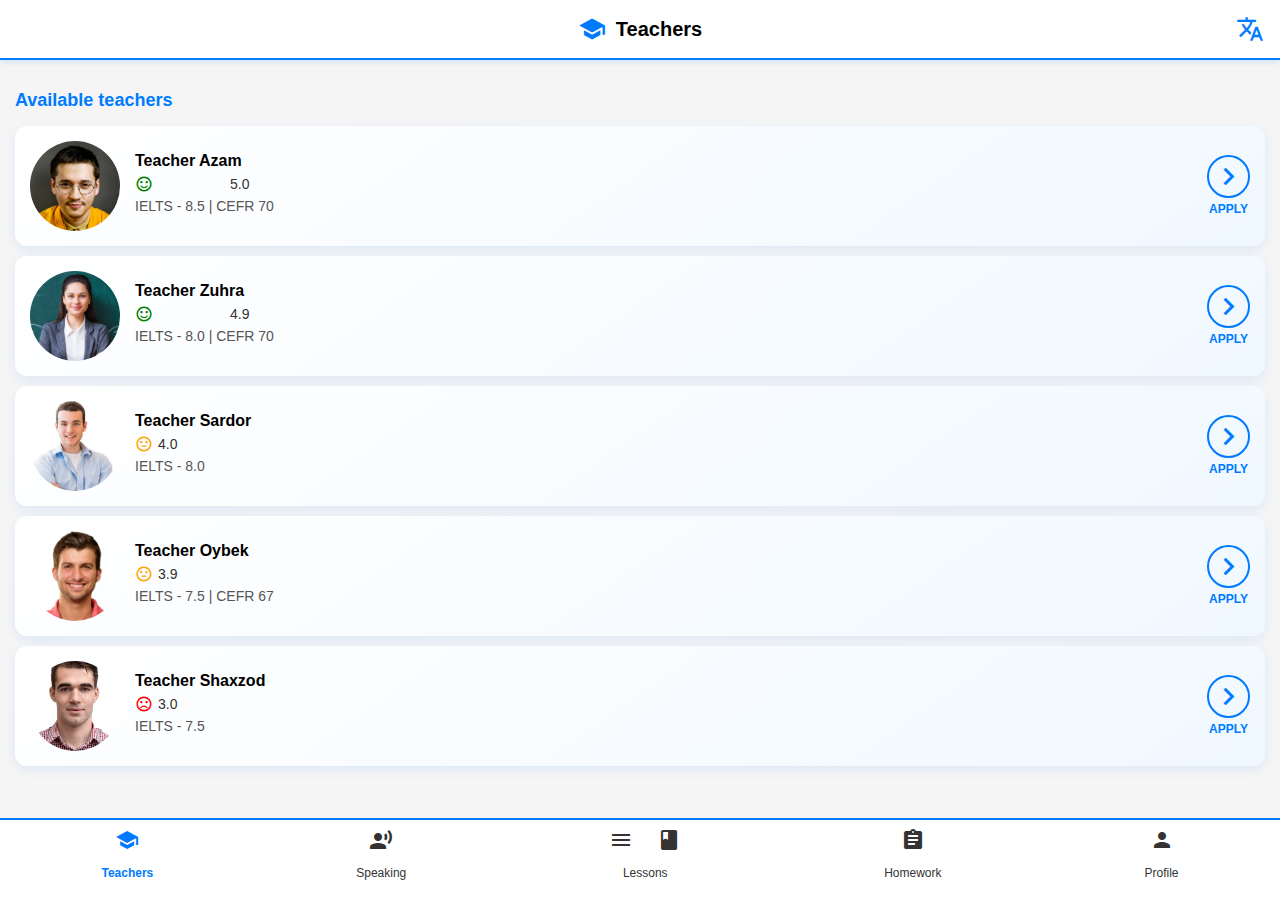
<file: index.html>
<!DOCTYPE html>
<html lang="en">
<head>
  <meta charset="UTF-8" />
  <meta name="viewport" content="width=device-width, initial-scale=1.0"/>
  <title data-i18n="app_title">Teachers App</title>
  <!-- Material Icons -->
  <link href="https://fonts.googleapis.com/icon?family=Material+Icons" rel="stylesheet" />
  <!-- CSS -->
  <link rel="stylesheet" href="assets/style.css"/>
</head>
<body>

  <!-- Header -->
  <header>
    <div class="header-content">
      <span class="material-icons header-icon">school</span>
      <h1 data-i18n="header_title">Teachers</h1>
    </div>

    <div class="lang-menu">
      <span class="material-icons lang-icon" id="lang-toggle">translate</span>
      <div class="lang-dropdown" id="lang-dropdown">
        <button data-lang="en">English</button>
        <button data-lang="uz">O‘zbek</button>
        <button data-lang="ru">Русский</button>
        <button data-lang="kr">Кирилл</button>
      </div>
    </div>
  </header>
  

  <!-- Main content -->
  <main>
    <h2 data-i18n="main_subtitle">Available teachers</h2>

    <div class="teacher-list">

      <!-- Teacher Azam -->
      <div class="teacher-card">
        <div class="teacher-photo">
          <img src="image/azam.jpg" alt="Teacher Azam">
          <span class="cefr-label">C2</span>
        </div>
        <div class="teacher-details">
          <h3>Teacher Azam</h3>
          <div class="rating">
            <span class="material-icons emoji">sentiment_satisfied_alt</span> 5.0
          </div>
          <p data-i18n="teacher_azam_info">IELTS - 8.5 | CEFR 70</p>
        </div>
        <div class="apply-box">
          <a href="azam.html" class="apply-btn">
            <span class="material-icons">chevron_right</span>
          </a>
          <span class="apply-text" data-i18n="apply">APPLY</span>
        </div>
      </div>

      <!-- Teacher Zuhra -->
      <div class="teacher-card">
        <div class="teacher-photo">
          <img src="image/Снимок экрана 2025-05-18 220650.png" alt="Teacher Zuhra">
          <span class="cefr-label">C1</span>
        </div>
        <div class="teacher-details">
          <h3>Teacher Zuhra</h3>
          <div class="rating">
            <span class="material-icons emoji">sentiment_satisfied_alt</span> 4.9
          </div>
          <p data-i18n="teacher_zuhra_info">IELTS - 8.0 | CEFR 70</p>
        </div>
        <div class="apply-box">
          <a href="zuhra.html" class="apply-btn">
            <span class="material-icons">chevron_right</span>
          </a>
          <span class="apply-text" data-i18n="apply">APPLY</span>
        </div>
      </div>

      <!-- Teacher Sardor -->
      <div class="teacher-card">
        <div class="teacher-photo">
          <img src="image/sardor.jpg" alt="Teacher Sardor">
          <span class="cefr-label">C1</span>
        </div>
        <div class="teacher-details">
          <h3>Teacher Sardor</h3>
          <div class="rating">
            <span class="material-icons emoji">sentiment_neutral</span> 4.0
          </div>
          <p data-i18n="teacher_sardor_info">IELTS - 8.0</p>
        </div>
        <div class="apply-box">
          <a href="sardor.html" class="apply-btn">
            <span class="material-icons">chevron_right</span>
          </a>
          <span class="apply-text" data-i18n="apply">APPLY</span>
        </div>
      </div>

      <!-- Teacher Oybek -->
      <div class="teacher-card">
        <div class="teacher-photo">
          <img src="image/194-1943356_cabeza-hombre-brain-games-the-game-based-on (1).png" alt="Teacher Oybek">
          <span class="cefr-label">C1</span>
        </div>
        <div class="teacher-details">
          <h3>Teacher Oybek</h3>
          <div class="rating">
            <span class="material-icons emoji">sentiment_neutral</span> 3.9
          </div>
          <p data-i18n="teacher_oybek_info">IELTS - 7.5 | CEFR 67</p>
        </div>
        <div class="apply-box">
          <a href="oybek.html" class="apply-btn">
            <span class="material-icons">chevron_right</span>
          </a>
          <span class="apply-text" data-i18n="apply">APPLY</span>
        </div>
      </div>

      <!-- Teacher Shaxzod -->
      <div class="teacher-card">
        <div class="teacher-photo">
          <img src="image/shaxzod.jpg" alt="Teacher Shaxzod">
          <span class="cefr-label">C1</span>
        </div>
        <div class="teacher-details">
          <h3>Teacher Shaxzod</h3>
          <div class="rating">
            <span class="material-icons emoji">sentiment_dissatisfied</span> 3.0
          </div>
          <p data-i18n="teacher_shaxzod_info">IELTS - 7.5</p>
        </div>
        <div class="apply-box">
          <a href="shaxzod.html" class="apply-btn">
            <span class="material-icons">chevron_right</span>
          </a>
          <span class="apply-text" data-i18n="apply">APPLY</span>
        </div>
      </div>

    </div>
  </main>

  <!-- Footer Navigation -->
  <footer>
    <a href="index.html" class="nav-item active">
      <span class="material-icons">school</span>
      <p data-i18n="footer_teachers">Teachers</p>
    </a>
    <a href="speaking.html" class="nav-item">
      <span class="material-icons">record_voice_over</span>
      <p data-i18n="footer_speaking">Speaking</p>
    </a>
    <a href="lesson.html" class="nav-item">
      <span class="material-icons">menu_book</span>
      <p data-i18n="footer_lessons">Lessons</p>
    </a>
    <a href="homework.html" class="nav-item">
      <span class="material-icons">assignment</span>
      <p data-i18n="footer_homework">Homework</p>
    </a>
    <a href="profile.html" class="nav-item">
      <span class="material-icons">person</span>
      <p data-i18n="footer_profile">Profile</p>
    </a>
  </footer>

  <script src="js/script.js"></script>
  <script src="js/lang.js"></script>
</body>
</html>
</file>
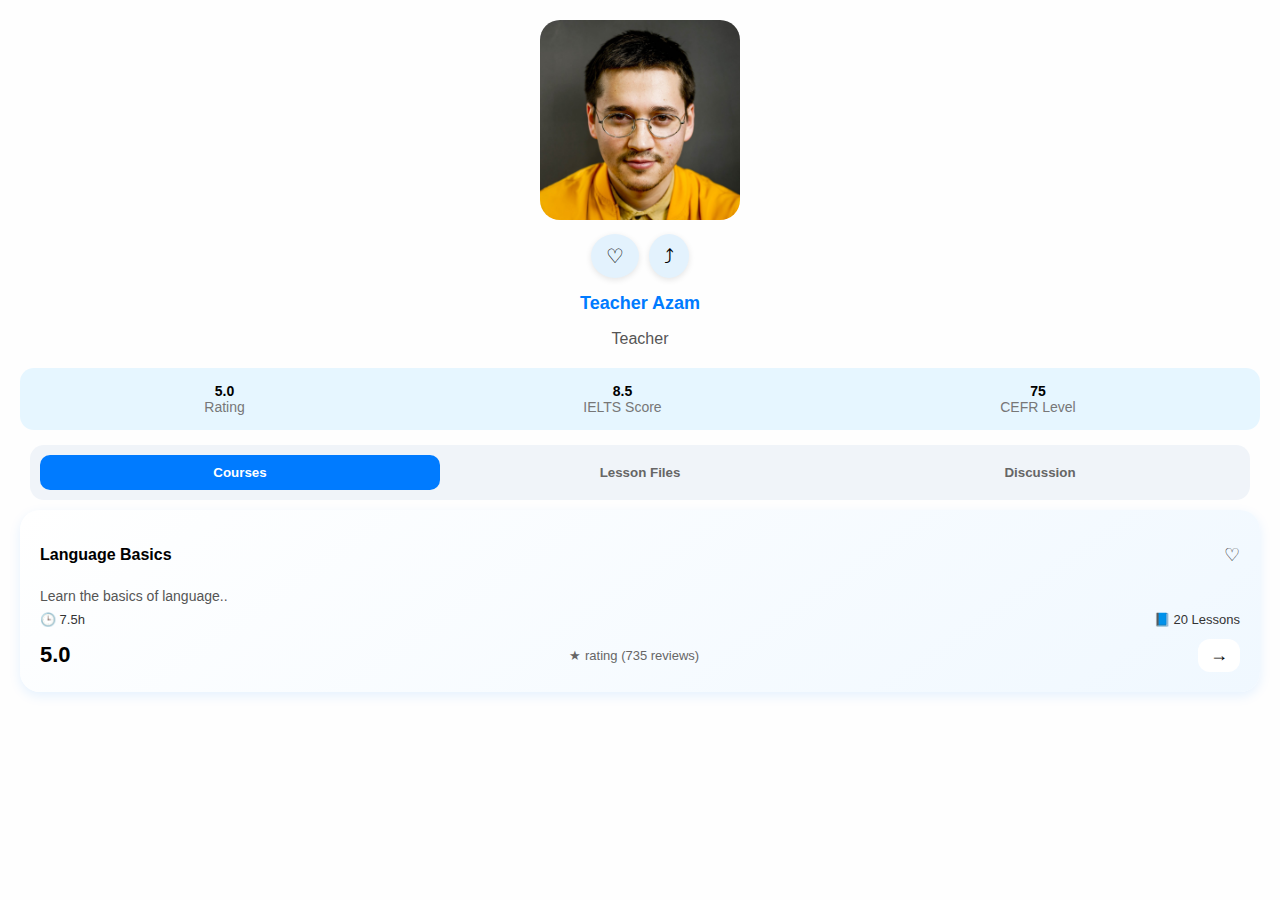
<file: azam.html>
<!DOCTYPE html>
<html lang="en">
<head>
  <meta charset="UTF-8" />
  <meta name="viewport" content="width=device-width, initial-scale=1.0"/>
  <title>Teacher Azam</title>
  <link href="https://fonts.googleapis.com/icon?family=Material+Icons" rel="stylesheet" />
  <link rel="stylesheet" href="assets/style.css" />
</head>
<body>

  <div class="app-container">
    <div class="profile-card">
      <div class="profile-top">
        <img src="image/azam.jpg" alt="Profile" class="tavatar">
        <div class="icon-row">
          <button class="icon-btn">♡</button>
          <button class="icon-btn">⤴</button>
        </div>
        <h2>Teacher Azam</h2>
        <p class="title">Teacher</p>
        <div class="stats">
          <div><strong>5.0</strong><span>Rating</span></div>
          <div><strong>8.5</strong><span>IELTS Score</span></div>
          <div><strong>75</strong><span>CEFR Level</span></div>
        </div>
        <div class="tabs">
          <button class="active-tab">Courses</button>
          <button>Lesson Files</button>
          <button>Discussion</button>
        </div>
      </div>

      <div class="course-card">
        <div class="course-header">
          <h3>Language Basics</h3>
          <span class="heart">♡</span>
        </div>
        <p>Learn the basics of language..</p>
        <div class="course-info">
          <span>🕒 7.5h</span>
          <span>📘 20 Lessons</span>
        </div>
        <div class="rating-row">
          <strong>5.0</strong>
          <span>★ rating (735 reviews)</span>
          <button class="arrow-btn">→</button>
        </div>
      </div>
    </div>
  </div>
</body>
</html>
</file>
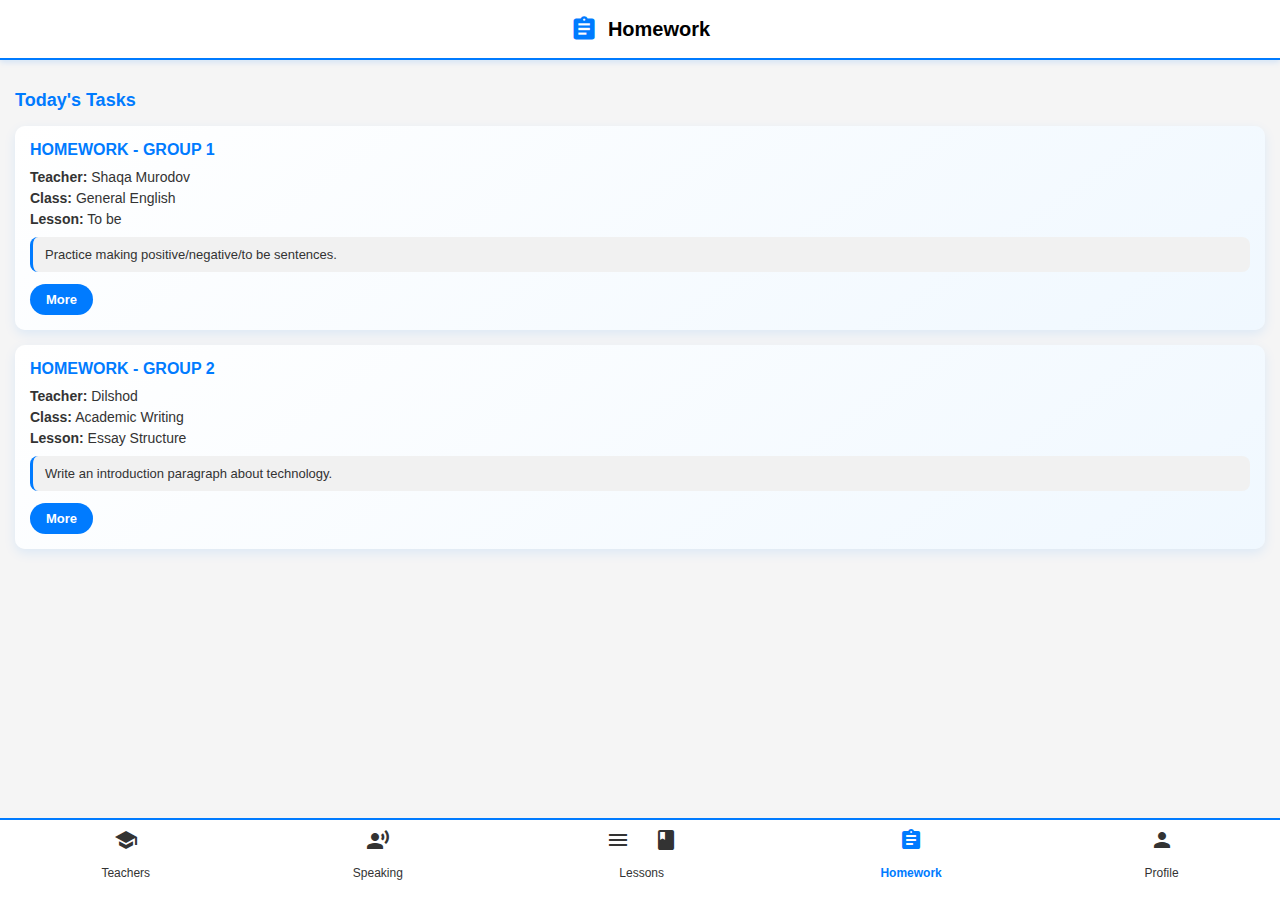
<file: homework.html>
<!DOCTYPE html>
<html lang="en">
<head>
  <meta charset="UTF-8" />
  <meta name="viewport" content="width=device-width, initial-scale=1.0"/>
  <title>Homework</title>
  <link href="https://fonts.googleapis.com/icon?family=Material+Icons" rel="stylesheet" />
  <link rel="stylesheet" href="assets/style.css" />
</head>
<body>

  <!-- Header -->
  <header>
    <div class="header-content">
      <span class="material-icons header-icon">assignment</span>
      <h1>Homework</h1>
    </div>
  </header>

  <!-- Main content -->
  <main>
    <h2>Today's Tasks</h2>

    <div class="homework-list">

      <!-- Group 1 Homework -->
      <div class="homework-card">
        <h3>HOMEWORK - GROUP 1</h3>
        <ul>
          <li><strong>Teacher:</strong> Shaqa Murodov</li>
          <li><strong>Class:</strong> General English</li>
          <li><strong>Lesson:</strong> To be</li>
        </ul>
        <div class="note-box">Practice making positive/negative/to be sentences.</div>
        <button class="details-btn">More</button>
      </div>

      <!-- Group 2 Homework -->
      <div class="homework-card">
        <h3>HOMEWORK - GROUP 2</h3>
        <ul>
          <li><strong>Teacher:</strong> Dilshod</li>
          <li><strong>Class:</strong> Academic Writing</li>
          <li><strong>Lesson:</strong> Essay Structure</li>
        </ul>
        <div class="note-box">Write an introduction paragraph about technology.</div>
        <button class="details-btn">More</button>
      </div>

    </div>
  </main>

  <!-- Footer -->
  <footer>
    <a href="index.html" class="nav-item">
      <span class="material-icons">school</span>
      <p>Teachers</p>
    </a>
    <a href="speaking.html" class="nav-item">
      <span class="material-icons">record_voice_over</span>
      <p>Speaking</p>
    </a>
    <a href="lesson.html" class="nav-item">
      <span class="material-icons">menu_book</span>
      <p>Lessons</p>
    </a>
    <a href="homework.html" class="nav-item active">
      <span class="material-icons">assignment</span>
      <p>Homework</p>
    </a>
    <a href="profile.html" class="nav-item">
      <span class="material-icons">person</span>
      <p>Profile</p>
    </a>
  </footer>

</body>
</html>
</file>
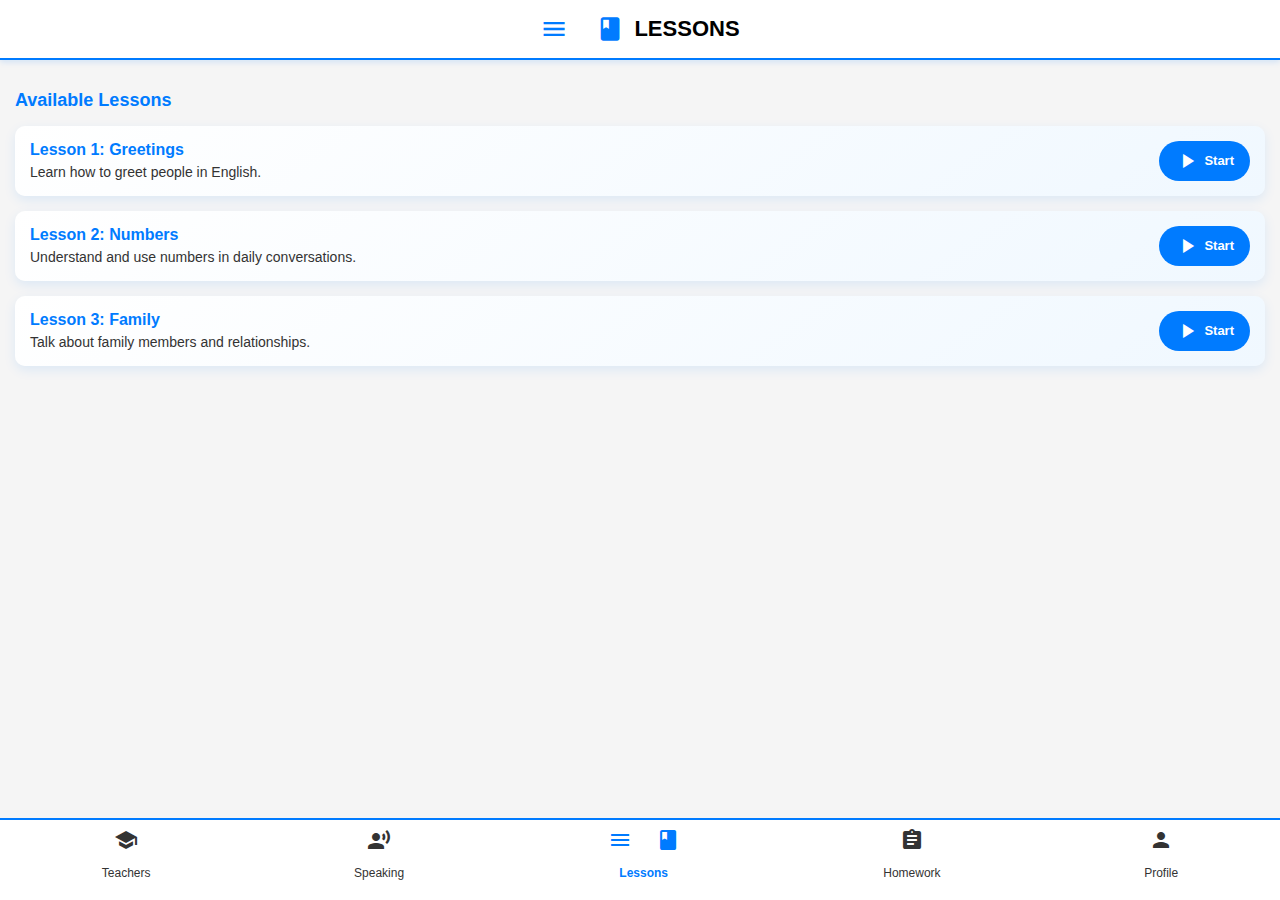
<file: lesson.html>
<!DOCTYPE html>
<html lang="en">
<head>
  <meta charset="UTF-8" />
  <meta name="viewport" content="width=device-width, initial-scale=1.0"/>
  <title>Lessons</title>
  <link href="https://fonts.googleapis.com/icon?family=Material+Icons" rel="stylesheet"/>
  <link rel="stylesheet" href="assets/style.css"/>
</head>
<body>

  <header class="lessons-header">
    <div class="header-content">
      <span class="material-icons icon">menu_book</span>
      <h1>LESSONS</h1>
    </div>
  </header>

  <main class="lessons-main">
    <h2>Available Lessons</h2>

    <div class="lesson-card">
      <div class="lesson-info">
        <h3>Lesson 1: Greetings</h3>
        <p>Learn how to greet people in English.</p>
      </div>
      <button class="start-btn">
        <span class="material-icons">play_arrow</span> Start
      </button>
    </div>

    <div class="lesson-card">
      <div class="lesson-info">
        <h3>Lesson 2: Numbers</h3>
        <p>Understand and use numbers in daily conversations.</p>
      </div>
      <button class="start-btn">
        <span class="material-icons">play_arrow</span> Start
      </button>
    </div>

    <div class="lesson-card">
      <div class="lesson-info">
        <h3>Lesson 3: Family</h3>
        <p>Talk about family members and relationships.</p>
      </div>
      <button class="start-btn">
        <span class="material-icons">play_arrow</span> Start
      </button>
    </div>

  </main>

  <!-- Footer -->
  <footer>
    <a href="index.html" class="nav-item"><span class="material-icons">school</span><p>Teachers</p></a>
    <a href="speaking.html" class="nav-item"><span class="material-icons">record_voice_over</span><p>Speaking</p></a>
    <a href="lessons.html" class="nav-item active"><span class="material-icons">menu_book</span><p>Lessons</p></a>
    <a href="homework.html" class="nav-item"><span class="material-icons">assignment</span><p>Homework</p></a>
    <a href="profile.html" class="nav-item"><span class="material-icons">person</span><p>Profile</p></a>
  </footer>

</body>
</html>
</file>
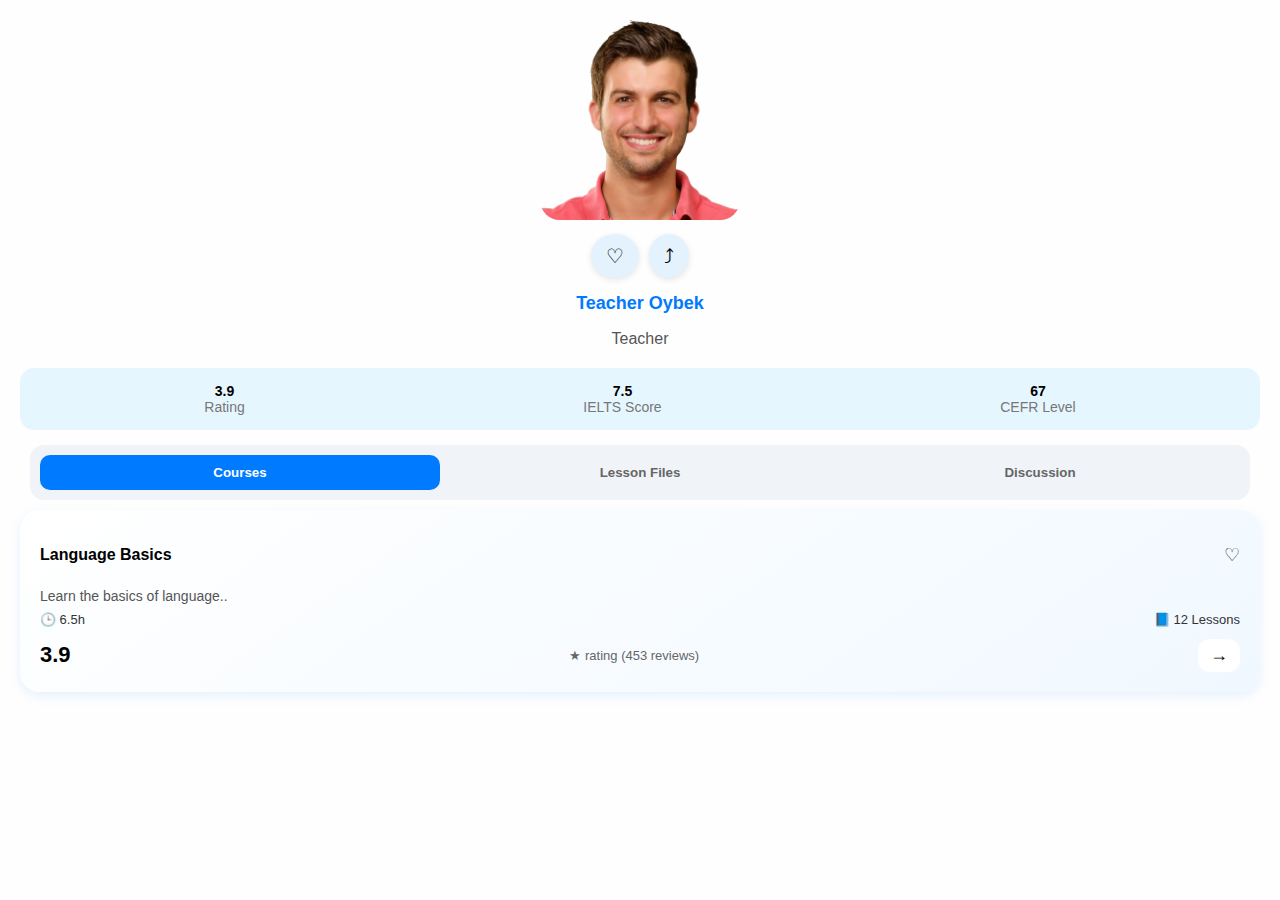
<file: oybek.html>
<!DOCTYPE html>
<html lang="en">
<head>
  <meta charset="UTF-8" />
  <meta name="viewport" content="width=device-width, initial-scale=1.0"/>
  <title>Teacher Oybek</title>
  <link href="https://fonts.googleapis.com/icon?family=Material+Icons" rel="stylesheet" />
  <link rel="stylesheet" href="assets/style.css" />
</head>
<body>

  <div class="app-container">
    <div class="profile-card">
      <div class="profile-top">
        <img src="image/194-1943356_cabeza-hombre-brain-games-the-game-based-on (1).png" alt="Profile" class="tavatar">
        <div class="icon-row">
          <button class="icon-btn">♡</button>
          <button class="icon-btn">⤴</button>
        </div>
        <h2>Teacher Oybek</h2>
        <p class="title">Teacher</p>
        <div class="stats">
          <div><strong>3.9</strong><span>Rating</span></div>
          <div><strong>7.5</strong><span>IELTS Score</span></div>
          <div><strong>67</strong><span>CEFR Level</span></div>
        </div>
        <div class="tabs">
          <button class="active-tab">Courses</button>
          <button>Lesson Files</button>
          <button>Discussion</button>
        </div>
      </div>

      <div class="course-card">
        <div class="course-header">
          <h3>Language Basics</h3>
          <span class="heart">♡</span>
        </div>
        <p>Learn the basics of language..</p>
        <div class="course-info">
          <span>🕒 6.5h</span>
          <span>📘 12 Lessons</span>
        </div>
        <div class="rating-row">
          <strong>3.9</strong>
          <span>★ rating (453 reviews)</span>
          <button class="arrow-btn">→</button>
        </div>
      </div>
    </div>
  </div>

</body>
</html>
</file>
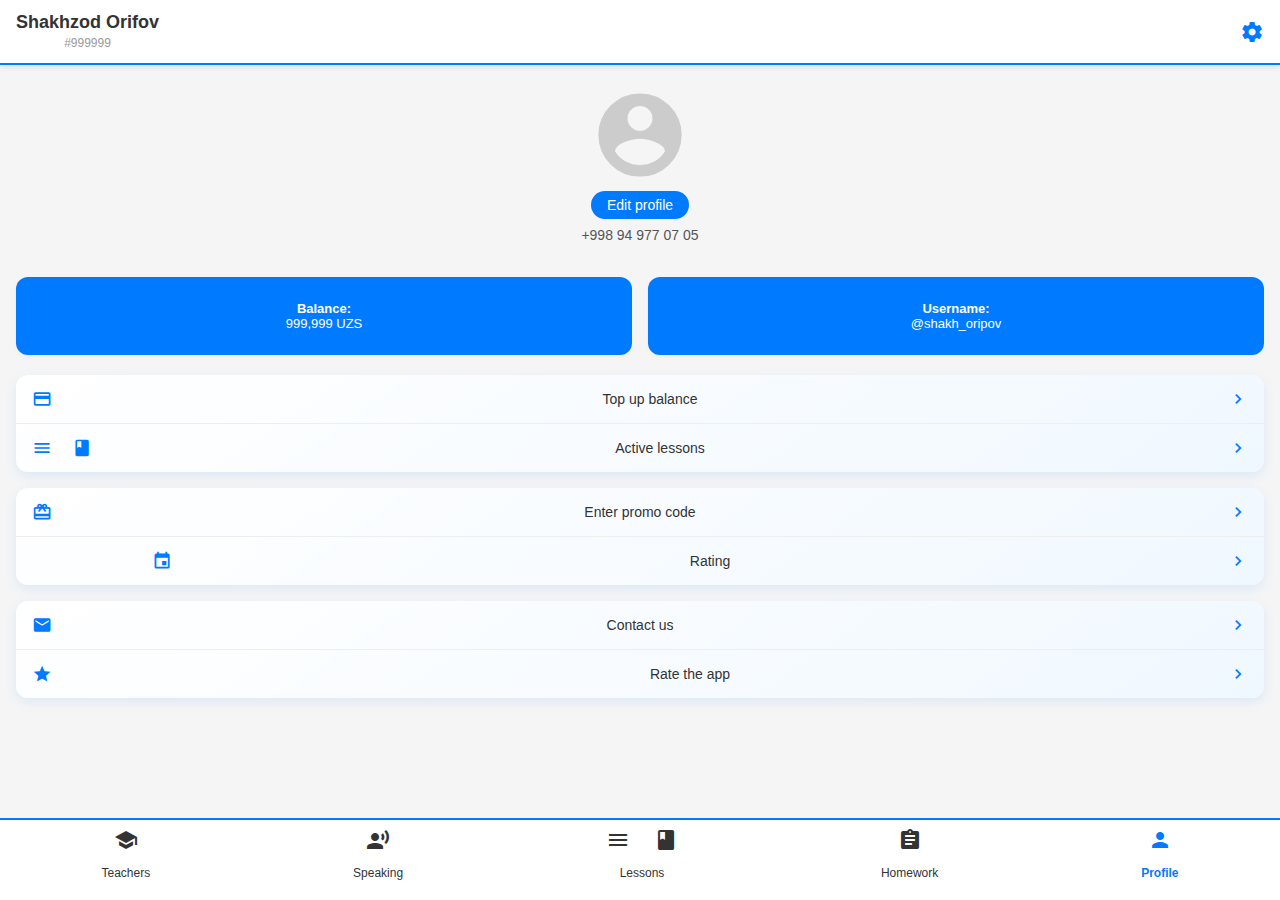
<file: profile.html>
<!DOCTYPE html>
<html lang="uz">
<head>
  <meta charset="UTF-8" />
  <meta name="viewport" content="width=device-width, initial-scale=1.0"/>
  <title data-i18n="profile_title">Profile</title>
  <!-- Material Icons -->
  <link href="https://fonts.googleapis.com/icon?family=Material+Icons" rel="stylesheet" />
  <!-- CSS -->
  <link rel="stylesheet" href="assets/style.css"/>
</head>
<body>

  <!-- Header -->
  <header class="profile-header">
    <div class="profile-title">
      <h2 data-i18n="profile_name">Shaxzod Orifov</h2>
      <span class="user-id">#999999</span>
    </div>
    <span class="material-icons settings-icon">settings</span>

    <!-- Settings dropdown -->
  <div id="settingsMenu" class="settings-menu hidden">
    <ul>
      <li data-i18n="settings_language">Tilni o‘zgartirish</li>
      <li data-i18n="settings_account">Hisob sozlamalari</li>
      <li data-i18n="settings_help">Yordam</li>
      <li data-i18n="settings_logout">Chiqish</li>
    </ul>
  </div>
  </header>
  

  <!-- Avatar & Info -->
  <section class="profile-info">
    <div class="avatarp">
      <span class="material-icons avatar-icon">account_circle</span>
    </div>
    <a href="profileedit.html"><button class="edit-btn" data-i18n="profile_edit">Edit profile</button></a>
    <p class="phone">+998 94 977 07 05</p>
  </section>

  <!-- Balans & Username -->
  <section class="info-cards">
    <div class="info-card">
      <p><strong data-i18n="profile_balance">Balans:</strong><br>999,999 UZS</p>
    </div>
    <div class="info-card">
      <p><strong data-i18n="profile_username">Username:</strong><br>@shakh_oripov</p>
    </div>
  </section>

  <!-- Menu Options -->
  <section class="menu-section">
    <div class="menu-group">
      <div class="menu-item">
        <span class="material-icons">payments</span>
        <span data-i18n="profile_topup">Balansni to‘ldirish</span>
        <span class="material-icons">chevron_right</span>
      </div>
      <div class="menu-item">
        <span class="material-icons">menu_book</span>
        <span data-i18n="profile_active_lessons">Faol darslar</span>
        <span class="material-icons">chevron_right</span>
      </div>
    </div>
    <div class="menu-group">
      <div class="menu-item">
        <span class="material-icons">redeem</span>
        <span data-i18n="profile_enter_promo">Promokod kiritish</span>
        <span class="material-icons">chevron_right</span>
      </div>
      <div class="menu-item">
        <span class="material-icons">emoji_events</span>
        <span data-i18n="profile_rating">Reyting</span>
        <span class="material-icons">chevron_right</span>
      </div>
    </div>
    <div class="menu-group">
      <div class="menu-item">
        <span class="material-icons">mail</span>
        <span data-i18n="profile_contact">Biz bilan bog‘lanish</span>
        <span class="material-icons">chevron_right</span>
      </div>
      <div class="menu-item">
        <span class="material-icons">star_rate</span>
        <span data-i18n="profile_rate_app">Ilovani baholash</span>
        <span class="material-icons">chevron_right</span>
      </div>
    </div>
  </section>

  <!-- Footer Navigation -->
  <footer>
    <a href="index.html" class="nav-item">
      <span class="material-icons">school</span>
      <p data-i18n="nav_teachers">Teachers</p>
    </a>
    <a href="speaking.html" class="nav-item">
      <span class="material-icons">record_voice_over</span>
      <p data-i18n="nav_speaking">Speaking</p>
    </a>
    <a href="lesson.html" class="nav-item">
      <span class="material-icons">menu_book</span>
      <p data-i18n="nav_lessons">Lessons</p>
    </a>
    <a href="homework.html" class="nav-item">
      <span class="material-icons">assignment</span>
      <p data-i18n="nav_homework">Homework</p>
    </a>
    <a href="profile.html" class="nav-item active">
      <span class="material-icons">person</span>
      <p data-i18n="nav_profile">Profile</p>
    </a>
  </footer>

  <!-- Language Script -->
  <script src="js/lang.js"></script>
  <!-- Setting Script -->
  <script src="js/setting.js"></script>
</body>
</html>
</file>
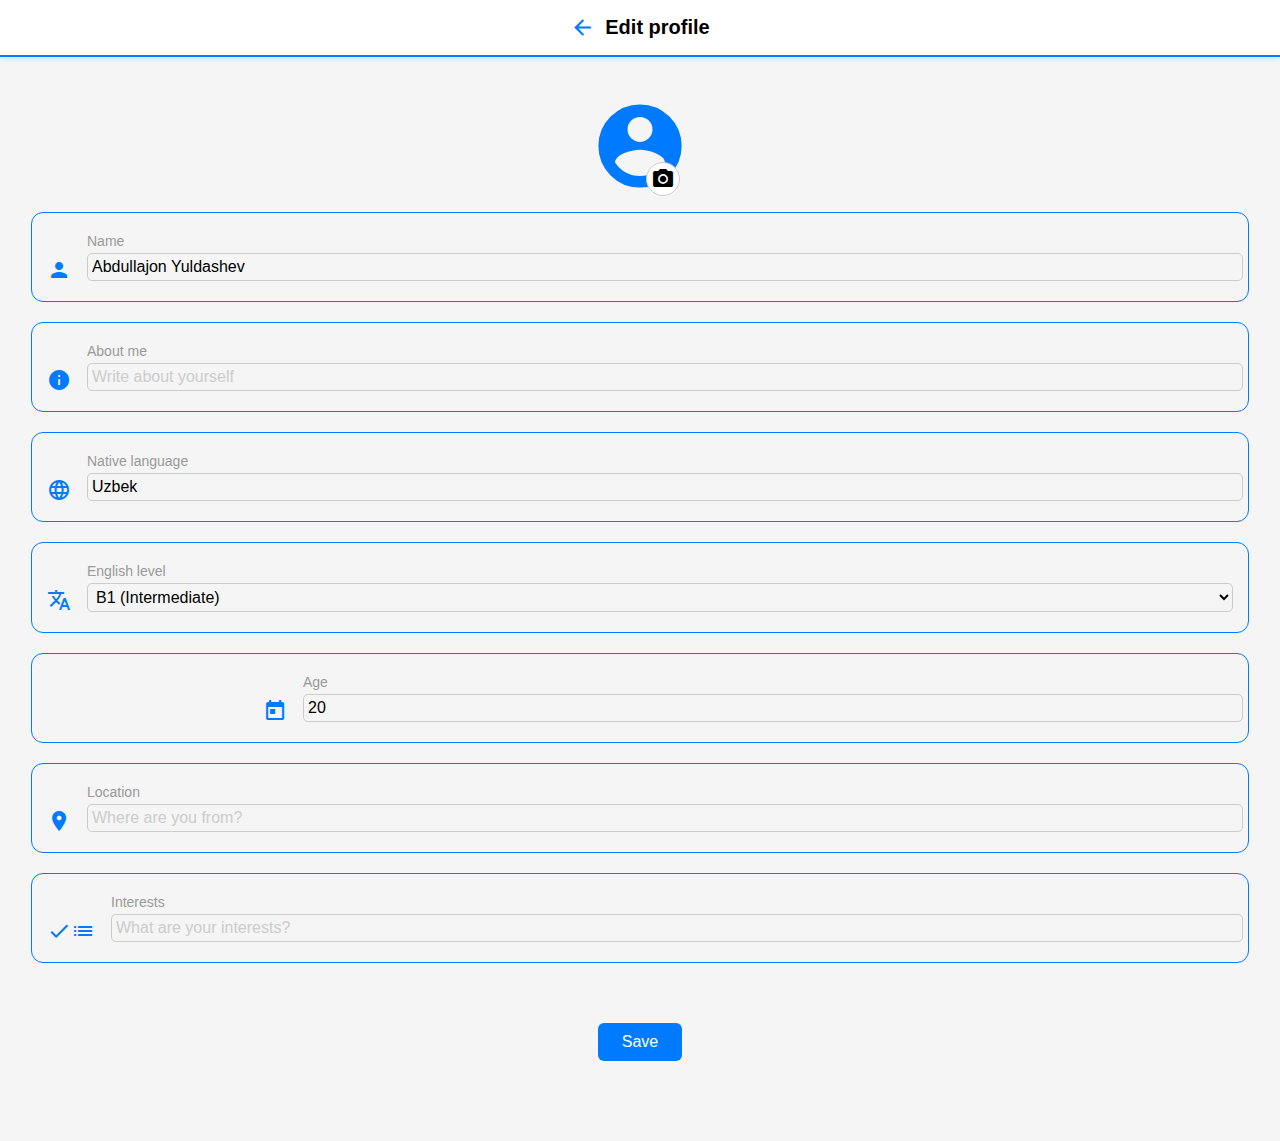
<file: profileedit.html>
<!DOCTYPE html>
<html lang="en">
<head>
  <meta charset="UTF-8" />
  <meta name="viewport" content="width=device-width, initial-scale=1.0"/>
  <title>Edit Profile</title>
  <link href="https://fonts.googleapis.com/icon?family=Material+Icons" rel="stylesheet"/>
  <link rel="stylesheet" href="assets/style.css"/>
</head>
<body>

  <!-- Header -->
  <header>
    <div class="header-content">
      <a href="profile.html" class="material-icons back-btn" onclick="goBack()">arrow_back</a>
      <h1>Edit profile</h1>
    </div>
  </header>

  <main>
    <form class="edit-form" id="profileForm">
      <div class="profile-avatar">
        <div class="material-icons avatar-circle">account_circle</div>
        <label for="avatar-upload" class="camera-btn material-icons">photo_camera</label>
        <input type="file" id="avatar-upload" hidden>
      </div>

      <div class="profile-list">
        <div class="profile-item">
          <span class="material-icons">person</span>
          <div class="profile-info">
            <label for="name">Name</label>
            <input type="text" id="name" value="Abdullajon Yuldashev" />
          </div>
        </div>

        <div class="profile-item">
          <span class="material-icons">info</span>
          <div class="profile-info">
            <label for="about">About me</label>
            <input type="text" id="about" placeholder="Write about yourself" />
          </div>
        </div>

        <div class="profile-item">
          <span class="material-icons">language</span>
          <div class="profile-info">
            <label for="native">Native language</label>
            <input type="text" id="native" value="Uzbek" />
          </div>
        </div>

        <div class="profile-item">
          <span class="material-icons">translate</span>
          <div class="profile-info">
            <label for="english">English level</label>
            <select id="english">
              <option selected>B1 (Intermediate)</option>
              <option>B2 (Upper Intermediate)</option>
              <option>C1 (Advanced)</option>
              <option>C2 (Proficient)</option>
            </select>
          </div>
        </div>

        <div class="profile-item">
          <span class="material-icons">calendar_today</span>
          <div class="profile-info">
            <label for="age">Age</label>
            <input type="number" id="age" value="20" />
          </div>
        </div>

        <div class="profile-item">
          <span class="material-icons">location_on</span>
          <div class="profile-info">
            <label for="location">Location</label>
            <input type="text" id="location" placeholder="Where are you from?" />
          </div>
        </div>

        <div class="profile-item">
          <span class="material-icons">checklist</span>
          <div class="profile-info">
            <label for="interests">Interests</label>
            <input type="text" id="interests" placeholder="What are your interests?" />
          </div>
        </div>
      </div>

      <div class="form-actions">
        <button type="submit" class="save-btn">Save</button>
      </div>
    </form>
  </main>

  <script src="js/lang.js"></script>
  <script src="js/script.js"></script>
  <script src="js/profileedit.js"></script>
</body>
</html>
</file>
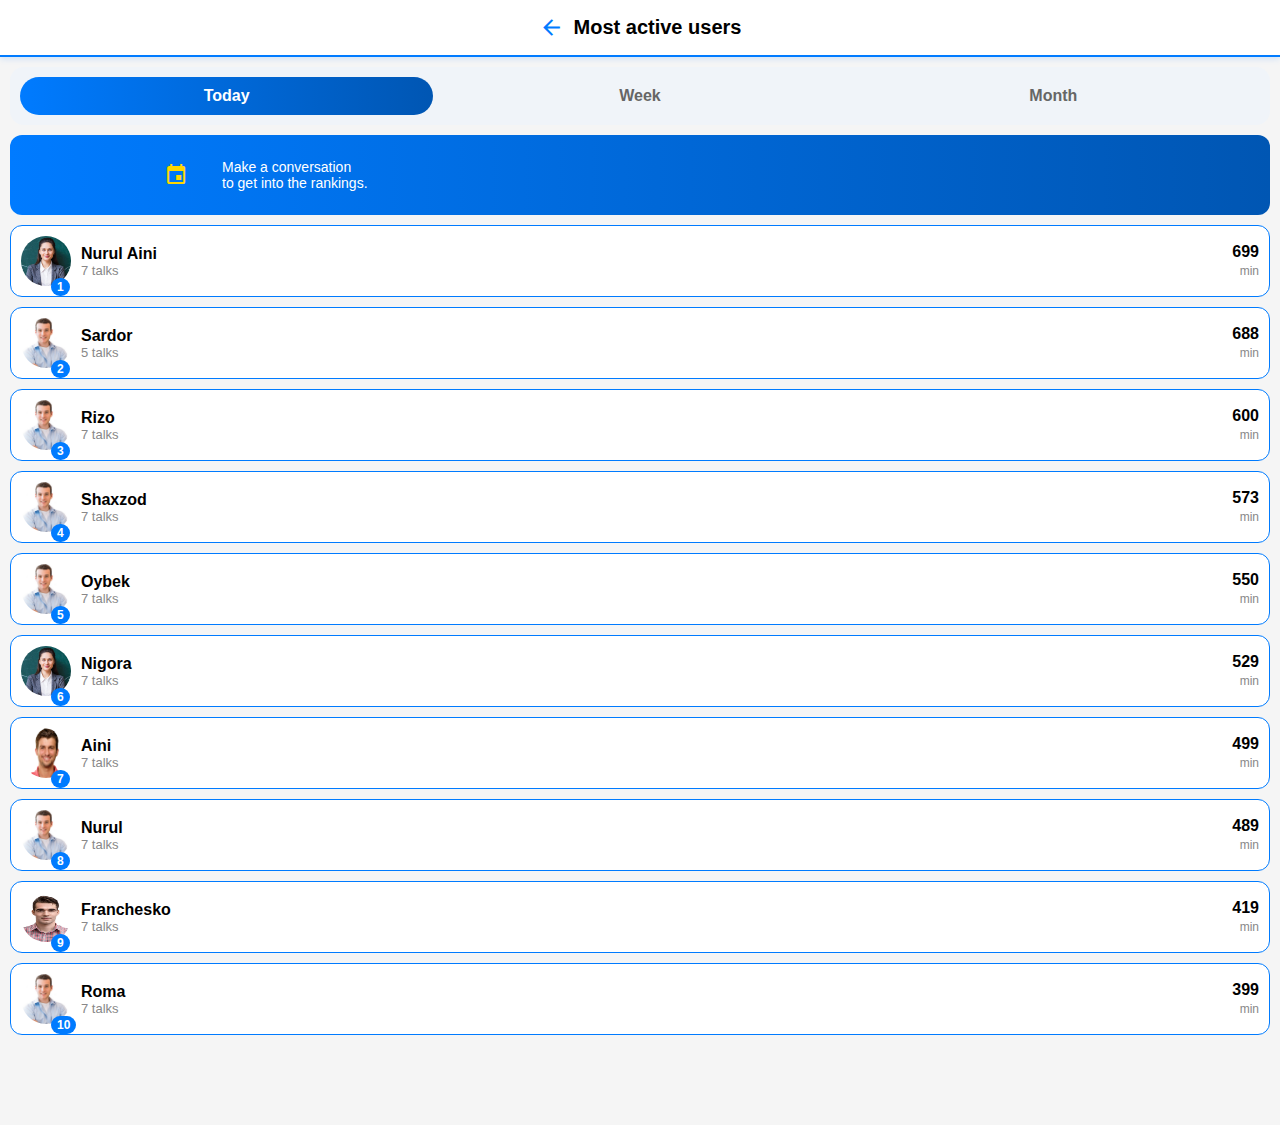
<file: ranking.html>
<!DOCTYPE html>
<html lang="en">
<head>
  <meta charset="UTF-8" />
  <meta name="viewport" content="width=device-width, initial-scale=1.0"/>
  <title>Most active users</title>
  <link href="https://fonts.googleapis.com/icon?family=Material+Icons" rel="stylesheet" />
  <link rel="stylesheet" href="assets/style.css" />
</head>
<body>

  <header class="header-content">
    <a href="speaking.html" class="material-icons back-btn" onclick="goBack()">arrow_back</a>
    <h1>Most active users</h1>
  </header>
  <div class="tabs">
    <button class="tab active" onclick="changeTab(this)">Today</button>
    <button class="tab" onclick="changeTab(this)">Week</button>
    <button class="tab" onclick="changeTab(this)">Month</button>
  </div>

  <section class="info-banner">
    <span class="material-icons">emoji_events</span>
    <p>Make a conversation<br>to get into the rankings.</p>
  </section>

  <main class="user-list">
    <div class="user-card">
      <img src="image/Снимок экрана 2025-05-18 220650.png" class="avatar" />
      <div class="user-info">
        <h3>Nurul Aini</h3>
        <p>7 talks</p>
      </div>
      <div class="user-score">
        <strong>699</strong><span>min</span>
      </div>
      <span class="rank-badge">1</span>
    </div>

    <div class="user-card">
      <img src="image/sardor.jpg" class="avatar" />
      <div class="user-info">
        <h3>Sardor</h3>
        <p>5 talks</p>
      </div>
      <div class="user-score">
        <strong>688</strong><span>min</span>
      </div>
      <span class="rank-badge">2</span>
    </div>

    <div class="user-card">
        <img src="image/sardor.jpg" class="avatar" />
        <div class="user-info">
          <h3>Rizo</h3>
          <p>7 talks</p>
        </div>
        <div class="user-score">
          <strong>600</strong><span>min</span>
        </div>
        <span class="rank-badge">3</span>
      </div>

      <div class="user-card">
        <img src="image/sardor.jpg" class="avatar" />
        <div class="user-info">
          <h3>Shaxzod</h3>
          <p>7 talks</p>
        </div>
        <div class="user-score">
          <strong>573</strong><span>min</span>
        </div>
        <span class="rank-badge">4</span>
      </div>

      <div class="user-card">
        <img src="image/sardor.jpg" class="avatar" />
        <div class="user-info">
          <h3>Oybek</h3>
          <p>7 talks</p>
        </div>
        <div class="user-score">
          <strong>550</strong><span>min</span>
        </div>
        <span class="rank-badge">5</span>
      </div>

      <div class="user-card">
        <img src="image/Снимок экрана 2025-05-18 220650.png" class="avatar" />
        <div class="user-info">
          <h3>Nigora</h3>
          <p>7 talks</p>
        </div>
        <div class="user-score">
          <strong>529</strong><span>min</span>
        </div>
        <span class="rank-badge">6</span>
      </div>

      <div class="user-card">
        <img src="image/194-1943356_cabeza-hombre-brain-games-the-game-based-on (1).png" class="avatar" />
        <div class="user-info">
          <h3>Aini</h3>
          <p>7 talks</p>
        </div>
        <div class="user-score">
          <strong>499</strong><span>min</span>
        </div>
        <span class="rank-badge">7</span>
      </div>

      <div class="user-card">
        <img src="image/sardor.jpg" class="avatar" />
        <div class="user-info">
          <h3>Nurul</h3>
          <p>7 talks</p>
        </div>
        <div class="user-score">
          <strong>489</strong><span>min</span>
        </div>
        <span class="rank-badge">8</span>
      </div>

      <div class="user-card">
        <img src="image/shaxzod.jpg" class="avatar" />
        <div class="user-info">
          <h3>Franchesko</h3>
          <p>7 talks</p>
        </div>
        <div class="user-score">
          <strong>419</strong><span>min</span>
        </div>
        <span class="rank-badge">9</span>
      </div>

      <div class="user-card">
        <img src="image/sardor.jpg
        " class="avatar" />
        <div class="user-info">
          <h3>Roma</h3>
          <p>7 talks</p>
        </div>
        <div class="user-score">
          <strong>399</strong><span>min</span>
        </div>
        <span class="rank-badge">10</span>
      </div>

    <!-- Qo‘shimcha foydalanuvchilar shu tarzda davom ettiriladi -->
  </main>

  <script src="js/script.js"></script>
  <script src="js/lang.js"></script>
  <script src="js/setting.js"></script>
</body>
</html>
</file>
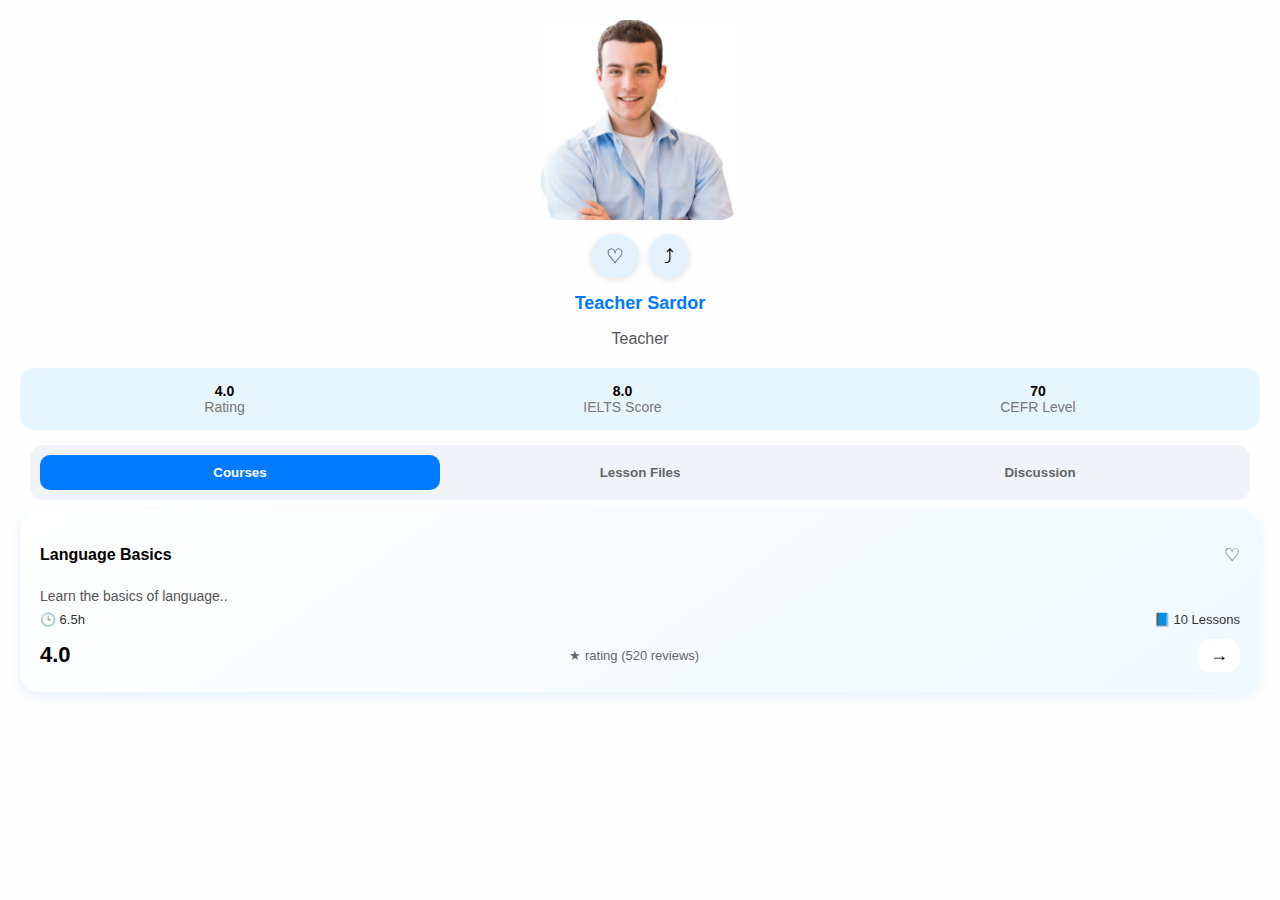
<file: sardor.html>
<!DOCTYPE html>
<html lang="en">
<head>
  <meta charset="UTF-8" />
  <meta name="viewport" content="width=device-width, initial-scale=1.0"/>
  <title>Teacher Sardor</title>
  <link href="https://fonts.googleapis.com/icon?family=Material+Icons" rel="stylesheet" />
  <link rel="stylesheet" href="assets/style.css"/>
</head>
<body>

  <div class="app-container">
    <div class="profile-card">
      <div class="profile-top">
        <img src="image/sardor.jpg" alt="Profile" class="tavatar">
        <div class="icon-row">
          <button class="icon-btn">♡</button>
          <button class="icon-btn">⤴</button>
        </div>
        <h2>Teacher Sardor</h2>
        <p class="title">Teacher</p>
        <div class="stats">
          <div><strong>4.0</strong><span>Rating</span></div>
          <div><strong>8.0</strong><span>IELTS Score</span></div>
          <div><strong>70</strong><span>CEFR Level</span></div>
        </div>
        <div class="tabs">
          <button class="active-tab">Courses</button>
          <button>Lesson Files</button>
          <button>Discussion</button>
        </div>
      </div>

      <div class="course-card">
        <div class="course-header">
          <h3>Language Basics</h3>
          <span class="heart">♡</span>
        </div>
        <p>Learn the basics of language..</p>
        <div class="course-info">
          <span>🕒 6.5h</span>
          <span>📘 10 Lessons</span>
        </div>
        <div class="rating-row">
          <strong>4.0</strong>
          <span>★ rating (520 reviews)</span>
          <button class="arrow-btn">→</button>
        </div>
      </div>
    </div>
  </div>

</body>
</html>
</file>
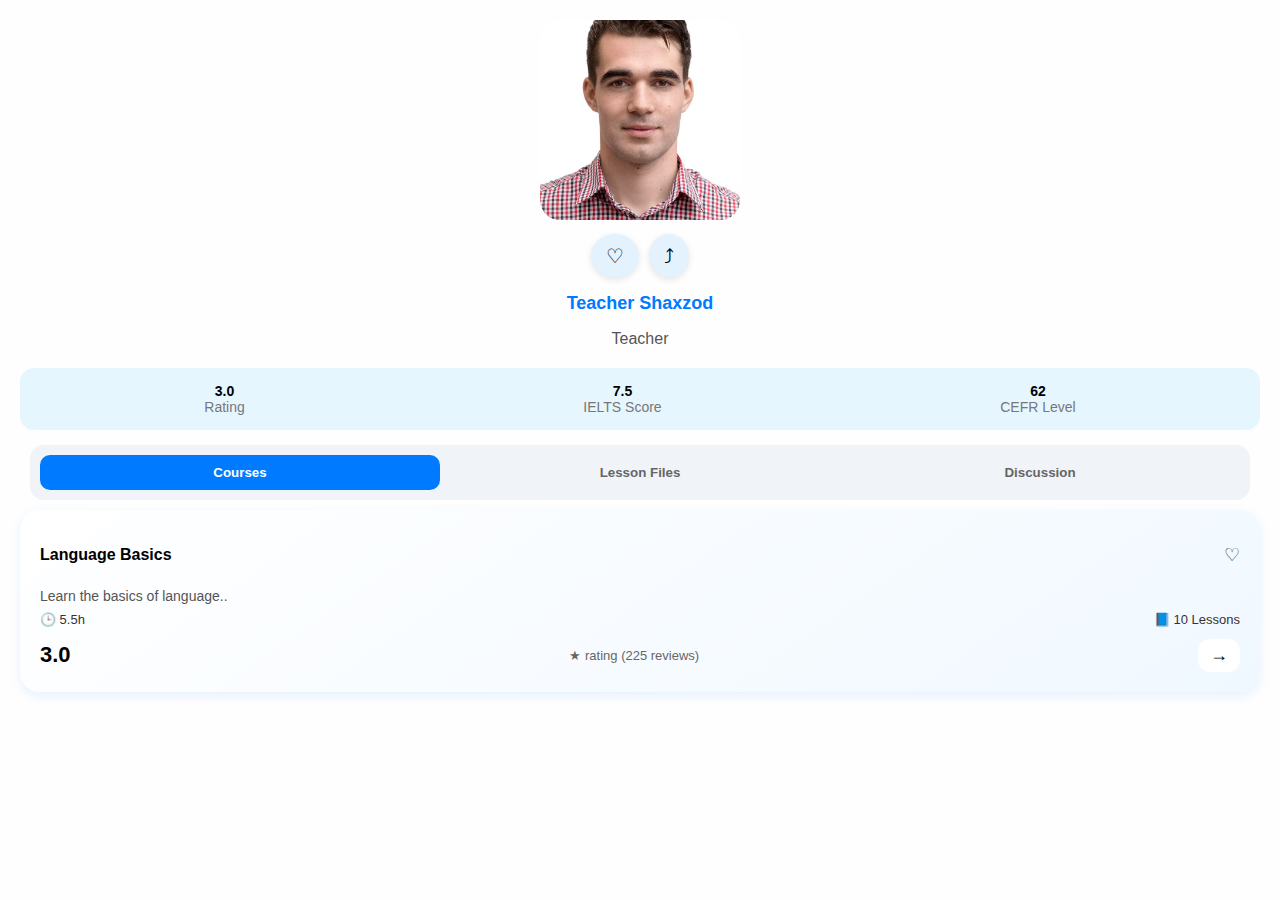
<file: shaxzod.html>
<!DOCTYPE html>
<html lang="en">
<head>
  <meta charset="UTF-8" />
  <meta name="viewport" content="width=device-width, initial-scale=1.0"/>
  <title>Teacher Shaxzod</title>
  <link href="https://fonts.googleapis.com/icon?family=Material+Icons" rel="stylesheet" />
  <link rel="stylesheet" href="assets/style.css" />
</head>
<body>

  <div class="app-container">
    <div class="profile-card">
      <div class="profile-top">
        <img src="image/shaxzod.jpg" alt="Profile" class="tavatar">
        <div class="icon-row">
          <button class="icon-btn">♡</button>
          <button class="icon-btn">⤴</button>
        </div>
        <h2>Teacher Shaxzod</h2>
        <p class="title">Teacher</p>
        <div class="stats">
          <div><strong>3.0</strong><span>Rating</span></div>
          <div><strong>7.5</strong><span>IELTS Score</span></div>
          <div><strong>62</strong><span>CEFR Level</span></div>
        </div>
        <div class="tabs">
          <button class="active-tab">Courses</button>
          <button>Lesson Files</button>
          <button>Discussion</button>
        </div>
      </div>

      <div class="course-card">
        <div class="course-header">
          <h3>Language Basics</h3>
          <span class="heart">♡</span>
        </div>
        <p>Learn the basics of language..</p>
        <div class="course-info">
          <span>🕒 5.5h</span>
          <span>📘 10 Lessons</span>
        </div>
        <div class="rating-row">
          <strong>3.0</strong>
          <span>★ rating (225 reviews)</span>
          <button class="arrow-btn">→</button>
        </div>
      </div>
    </div>
  </div>

</body>
</html>
</file>
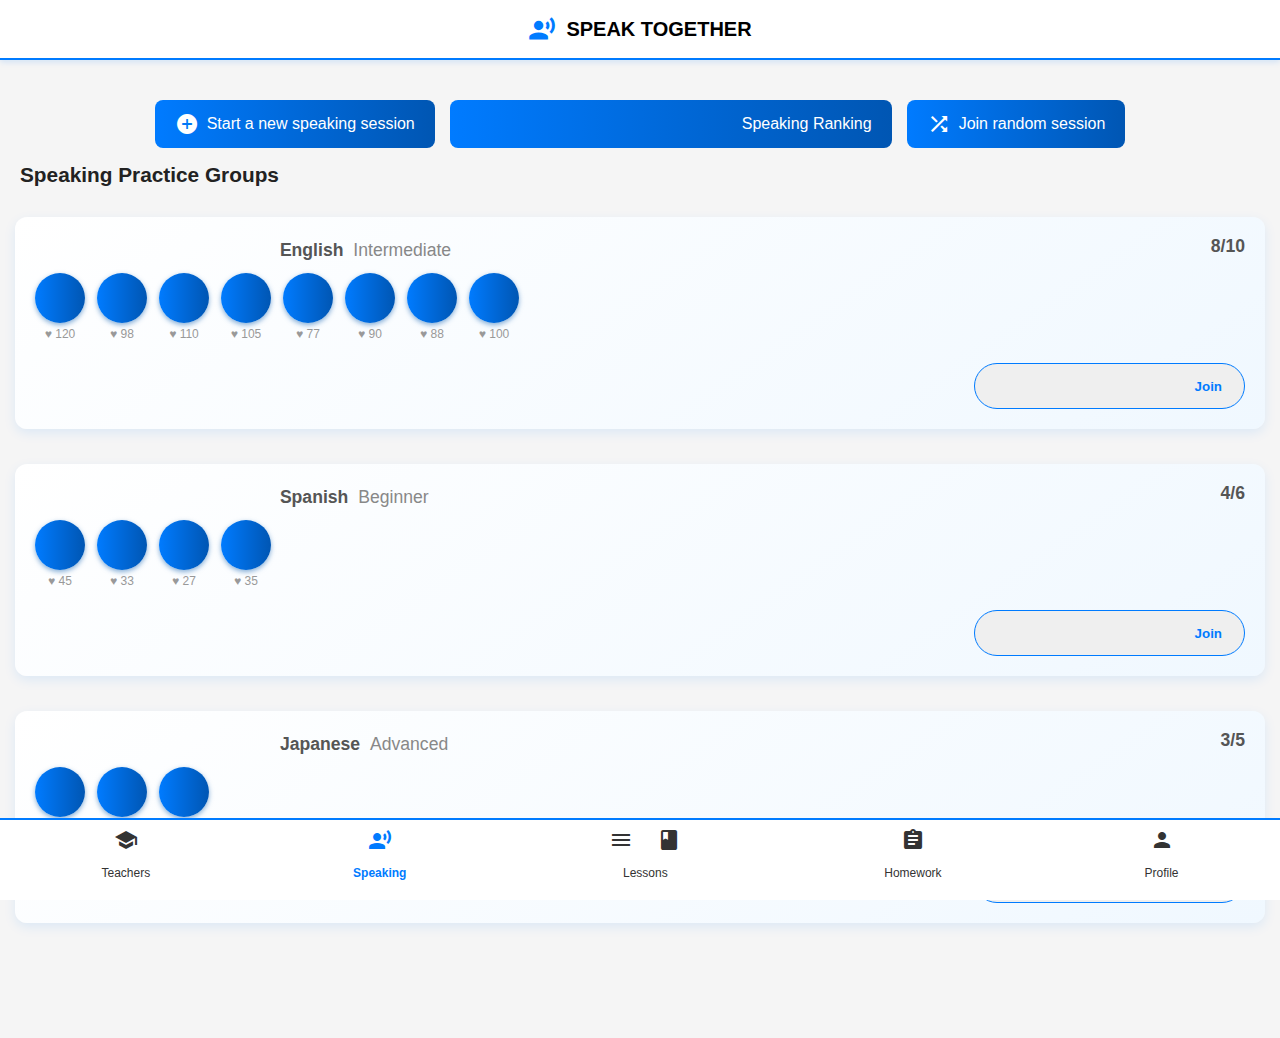
<file: speaking.html>
<!DOCTYPE html>
<html lang="en">
<head>
  <meta charset="UTF-8" />
  <meta name="viewport" content="width=device-width, initial-scale=1.0" />
  <title>Speaking Section</title>
  <!-- Material Icons -->
  <link href="https://fonts.googleapis.com/icon?family=Material+Icons" rel="stylesheet" />
  <!-- CSS -->
  <link rel="stylesheet" href="assets/style.css" />
</head>
<body>
  <header class="speaking-header">
    <div class="header-content">
        <span class="material-icons icon">record_voice_over</span>
        <h1>SPEAK TOGETHER</h1>
      </div>
  </header>

  <div class="groups3">
    <div class="actions">
      <a href="#"><button><span class="material-icons">add_circle</span> Start a new speaking session</button></a>
      <a href="ranking.html"><button><span class="material-icons">leaderboard</span> Speaking Ranking</button></a>
      <a href="#"><button><span class="material-icons">shuffle</span> Join random session</button></a>
    </div>

    <div class="section-title">Speaking Practice Groups</div>

    <!-- Speaking Group 1 -->
  
    <div class="group">
      <div class="group-header">
        <div><span class="material-icons">psychology</span> English <i style="font-weight: normal;">Intermediate</i></div>
        <div>8/10</div>
      </div>
      <div class="avatars2">
        <div class="avatar2"><div class="avatar2-icon"></div><div class="likes">♥ 120</div></div>
        <div class="avatar2"><div class="avatar2-icon"></div><div class="likes">♥ 98</div></div>
        <div class="avatar2"><div class="avatar2-icon"></div><div class="likes">♥ 110</div></div>
        <div class="avatar2"><div class="avatar2-icon"></div><div class="likes">♥ 105</div></div>
        <div class="avatar2"><div class="avatar2-icon"></div><div class="likes">♥ 77</div></div>
        <div class="avatar2"><div class="avatar2-icon"></div><div class="likes">♥ 90</div></div>
        <div class="avatar2"><div class="avatar2-icon"></div><div class="likes">♥ 88</div></div>
        <div class="avatar2"><div class="avatar2-icon"></div><div class="likes">♥ 100</div></div>
      </div>
      <div class="join-button">
        <button><span class="material-icons">campaign</span> Join</button>
      </div>
    </div>

    <!-- Speaking Group 2 -->
    <div class="group">
      <div class="group-header">
        <div><span class="material-icons">psychology</span> Spanish <i style="font-weight: normal;">Beginner</i></div>
        <div>4/6</div>
      </div>
      <div class="avatars2">
        <div class="avatar2"><div class="avatar2-icon"></div><div class="likes">♥ 45</div></div>
        <div class="avatar2"><div class="avatar2-icon"></div><div class="likes">♥ 33</div></div>
        <div class="avatar2"><div class="avatar2-icon"></div><div class="likes">♥ 27</div></div>
        <div class="avatar2"><div class="avatar2-icon"></div><div class="likes">♥ 35</div></div>
      </div>
      <div class="join-button">
        <button><span class="material-icons">campaign</span> Join</button>
      </div>
    </div>

    <!-- Speaking Group 3 -->
    <div class="group">
      <div class="group-header">
        <div><span class="material-icons">psychology</span> Japanese <i style="font-weight: normal;">Advanced</i></div>
        <div>3/5</div>
      </div>
      <div class="avatars2">
        <div class="avatar2"><div class="avatar2-icon"></div><div class="likes">♥ 52</div></div>
        <div class="avatar2"><div class="avatar2-icon"></div><div class="likes">♥ 48</div></div>
        <div class="avatar2"><div class="avatar2-icon"></div><div class="likes">♥ 55</div></div>
      </div>
      <div class="join-button">
        <button><span class="material-icons">campaign</span> Join</button>
      </div>
    </div>
  </div>

  <footer>
    <a href="index.html" class="nav-item">
      <span class="material-icons">school</span>
      <p>Teachers</p>
    </a>
    <a href="speaking.html" class="nav-item active">
      <span class="material-icons">record_voice_over</span>
      <p>Speaking</p>
    </a>
    <a href="lesson.html" class="nav-item">
      <span class="material-icons">menu_book</span>
      <p>Lessons</p>
    </a>
    <a href="homework.html" class="nav-item">
      <span class="material-icons">assignment</span>
      <p>Homework</p>
    </a>
    <a href="profile.html" class="nav-item">
      <span class="material-icons">person</span>
      <p>Profile</p>
    </a>
  </footer>
</body>
</html>
</file>
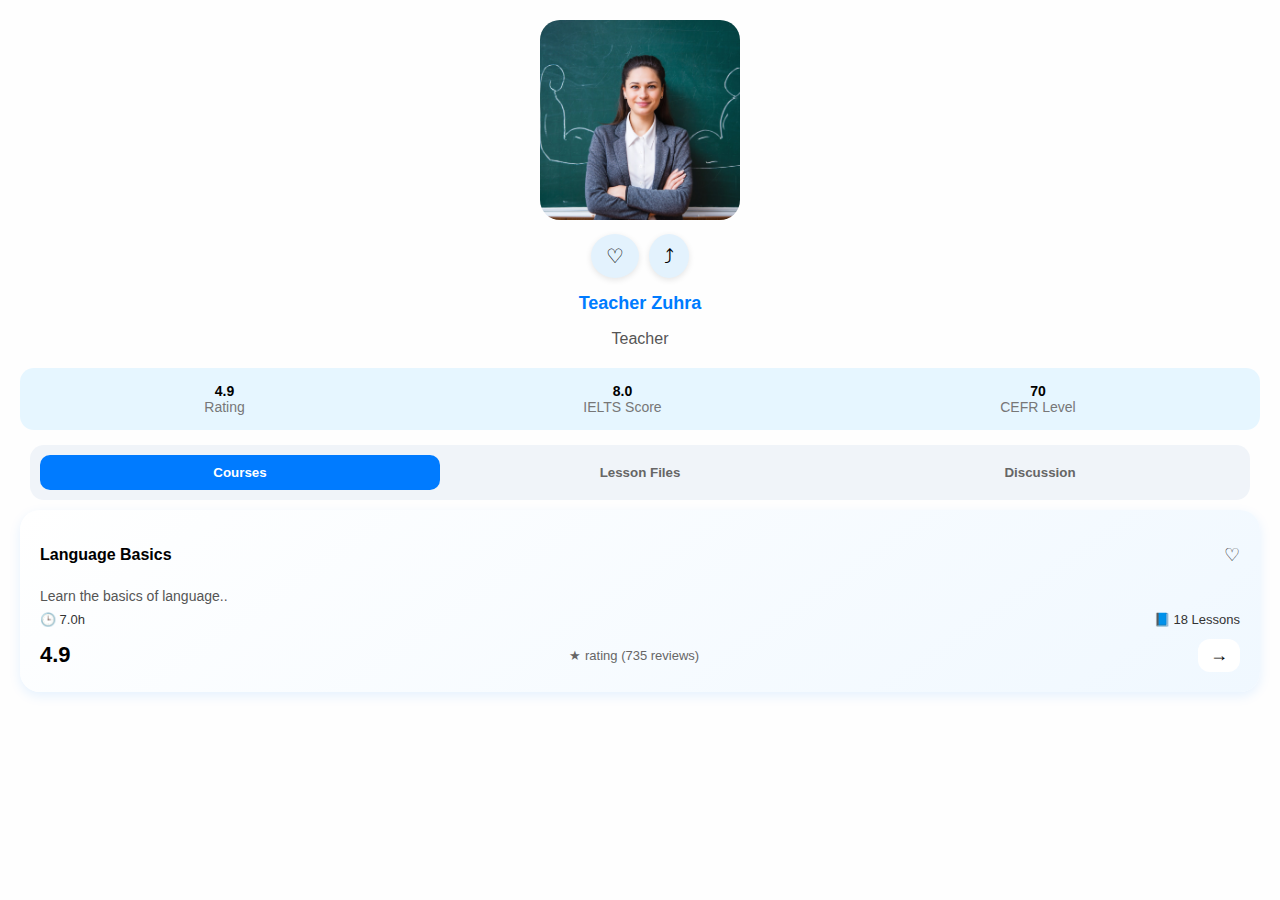
<file: zuhra.html>
<!DOCTYPE html>
<html lang="en">
<head>
  <meta charset="UTF-8" />
  <meta name="viewport" content="width=device-width, initial-scale=1.0"/>
  <title>Teacher Zuhra</title>
  <link href="https://fonts.googleapis.com/icon?family=Material+Icons" rel="stylesheet" />
  <link rel="stylesheet" href="assets/style.css"/>
</head>
<body>

  <div class="app-container">
    <div class="profile-card">
      <div class="profile-top">
        <img src="image/zuxra.jpeg" alt="Profile" class="tavatar">
        <div class="icon-row">
          <button class="icon-btn">♡</button>
          <button class="icon-btn">⤴</button>
        </div>
        <h2>Teacher Zuhra</h2>
        <p class="title">Teacher</p>
        <div class="stats">
          <div><strong>4.9</strong><span>Rating</span></div>
          <div><strong>8.0</strong><span>IELTS Score</span></div>
          <div><strong>70</strong><span>CEFR Level</span></div>
        </div>
        <div class="tabs">
          <button class="active-tab">Courses</button>
          <button>Lesson Files</button>
          <button>Discussion</button>
        </div>
      </div>

      <div class="course-card">
        <div class="course-header">
          <h3>Language Basics</h3>
          <span class="heart">♡</span>
        </div>
        <p>Learn the basics of language..</p>
        <div class="course-info">
          <span>🕒 7.0h</span>
          <span>📘 18 Lessons</span>
        </div>
        <div class="rating-row">
          <strong>4.9</strong>
          <span>★ rating (735 reviews)</span>
          <button class="arrow-btn">→</button>
        </div>
      </div>
    </div>
  </div>

</body>
</html>
</file>
<file: assets/style.css>
body {
    margin: 0;
    padding: 0;
    font-family: Arial, sans-serif;
    background-color: #f5f5f5;
  }
  
  /* Header */
  header {
    background-color: #ffffff;
    padding: 15px;
    border-bottom: 2px solid #007BFF;
    text-align: center;
  }
  
  .header-content {
    display: flex;
    align-items: center;
    justify-content: center;
    gap: 10px;
  }
  
  .header-icon {
    font-size: 28px;
    color: #007BFF;
  }
  
  h1 {
    font-size: 22px;
    margin: 0;
  }
  
  main {
    padding: 15px;
    padding-bottom: 80px;
  }
  
  h2 {
    color: #007BFF;
    font-size: 18px;
    margin-bottom: 15px;
  }

  .lang-menu {
    position: absolute;
    top: 15px;
    right: 16px;
    z-index: 20;
  }
  
  .lang-icon {
    cursor: pointer;
    font-size: 28px;
    color: #007BFF;
  }
  
  .lang-dropdown {
    display: none;
    position: absolute;
    top: 100%;
    right: 0;
    background: white;
    box-shadow: 0 2px 6px rgba(0,0,0,0.1);
    border-radius: 6px;
    overflow: hidden;
    z-index: 10;
  }
  
  .lang-dropdown button {
    width: 100%;
    padding: 10px;
    border: none;
    background: white;
    text-align: left;
    font-size: 14px;
    cursor: pointer;
    transition: background 0.2s ease;
  }
  
  .lang-dropdown button:hover {
    background: #f0f0f0;
  }

  .settings-menu {
    position: absolute;
    top: 60px; /* header balandligiga mos */
    right: 10px;
    background: white;
    border: 1px solid #ddd;
    border-radius: 6px;
    box-shadow: 0 3px 6px rgba(0,0,0,0.1);
    width: 180px;
    z-index: 1000;
  }
  
  .settings-menu ul {
    list-style: none;
    margin: 0;
    padding: 0;
  }
  
  .settings-menu li {
    padding: 10px 15px;
    cursor: pointer;
    border-bottom: 1px solid #eee;
  }
  
  .settings-menu li:last-child {
    border-bottom: none;
  }
  
  .settings-menu li:hover {
    background-color: #f0f0f0;
  }
  
  /* Dastlab yashirin */
  .hidden {
    display: none;
  }
  
  
  
  /* Teacher Card Styles */
  .teacher-card {
    display: flex;
    align-items: center;
    justify-content: space-between;
    border-bottom: 1px solid #ddd;
    padding: 15px;
    font-family: sans-serif;
    display: flex;
    background: #fff;
    margin: 10px 0px;
    border-radius: 12px;
    box-shadow: 0 3px 10px rgba(0,0,0,0.05);
    transition: transform 0.2s;
  }
  
  .teacher-photo {
    position: relative;
    width: 90px;
    height: 90px;
    border-radius: 50%;
    overflow: hidden;
    flex-shrink: 0;
  }
  
  .teacher-photo img {
    width: 100%;
    height: 100%;
    object-fit: cover;
  }
  
  .cefr-label {
    position: absolute;
    bottom: -5px;
    right: -5px;
    background-color: #eee;
    border: 1px solid #ccc;
    padding: 2px 5px;
    border-radius: 50%;
    font-size: 10px;
    font-weight: bold;
  }
  
  .teacher-details {
    flex-grow: 1;
    margin-left: 15px;
  }
  
  .teacher-details h3 {
    margin: 0;
    font-size: 16px;
  }

  .teacher-details p {
    margin: 5px 0;
    font-size: 14px;
    color: #555;
  }
  
  .rating {
    display: flex;
    align-items: center;
    gap: 5px;
    font-size: 14px;
    margin: 5px 0;
    color: #333;
  }
  
  .emoji {
    font-size: 18px;
  }

  .rating .emoji.green {
    color: green;
  }
  
  .rating .emoji.orange {
    color: orange;
  }
  
  .rating .emoji.red {
    color: red;
  }
  
  
  .apply-box {
    text-align: center;
  }
  
  .apply-btn {
    border: 2px solid #007BFF;
    color: #007bff;
    padding: 2px 2px;
    border-radius: 50%;
    font-size: 18px;
    text-decoration: none;
    display: inline-block;
    transition: background-color 0.3s ease;
  }
  
  .apply-btn:hover {
    background-color: #007BFF;
    color: white;
  }
  
  .apply-text {
    display: block;
    font-size: 12px;
    margin-top: 4px;
    color: #007BFF;
    font-weight: bold;
  }
  
  .apply-btn .material-icons {
    font-size: 35px;
    vertical-align: middle;
  }
  
  /* ============================================= */
  /*                    Footer                     */
  /* ============================================= */
  footer {
    position: fixed;
    bottom: 0;
    width: 100%;
    background-color: #ffffff;
    border-top: 2px solid #007BFF;
    display: flex;
    justify-content: space-around;
    padding: 8px 0;
    z-index: 10;
  }
  
  footer a.nav-item {
    display: flex;
    flex-direction: column;
    align-items: center;
    font-size: 12px;
    color: #333;
    text-decoration: none;
    transition: color 0.3s ease;
  }
  
  footer a.nav-item .material-icons {
    font-size: 24px;
    margin-bottom: 2px;
  }
  
  footer a.nav-item:hover {
    color: #007BFF;
  }
  
  footer a.nav-item.active {
    color: #007BFF;
    font-weight: bold;
  }  
/* ============================================= */
/*                    Footer End                 */
/* ============================================= */  

/*----------------------------------------------------------------------------------*/

/* ============================================= */
/*                    Speaking                   */
/* ============================================= */
.speaking-header {
  text-align: center;
  gap: 10px;
  margin-bottom: 25px;
}

.speaking-header .header-content {
  display: flex;
  align-items: center;
  justify-content: center;
  gap: 10px;
}

.speaking-header .icon {
  font-size: 28px;
  color: #007BFF;
}

.actions {
  display: flex;
  justify-content: center;
  gap: 15px;
  flex-wrap: wrap;
}

.actions a {
  text-decoration: none;
}

.actions button {
  background: linear-gradient(90deg, #007BFF, #0056b3);
  border: none;
  color: white;
  padding: 12px 20px;
  font-size: 1rem;
  border-radius: 8px;
  cursor: pointer;
  display: flex;
  align-items: center;
  gap: 8px;
  transition: background-color 0.3s ease;
}

.actions button:hover {
  background: linear-gradient(90deg, #2890ff, #007BFF);
}

.groups3{
  display: flex;
  flex-direction: column;
  padding: 15px;
  gap: 15px;
  margin-bottom: 80px;
}

/* Section title */
.section-title {
  font-size: 1.3rem;
  font-weight: 700;
  margin-bottom: 15px;
  padding-left: 5px;
  color: #222;
}

/* Speaking Group Card */
.group {
  background-color: white;
  border-radius: 12px;
  padding: 15px 20px 20px 20px;
  margin-bottom: 20px;
  box-shadow: 0 3px 10px rgba(0,0,0,0.07);
  display: flex;
  flex-direction: column;
  gap: 12px;
}

/* Group header */
.group-header {
  display: flex;
  justify-content: space-between;
  font-weight: 600;
  font-size: 1.1rem;
  color: #555;
  align-items: center;
}

.group-header i {
  font-style: normal;
  font-weight: 400;
  margin-left: 5px;
  color: #888;
}

/* Avatars container */
.avatars2 {
  display: flex;
  gap: 12px;
  flex-wrap: wrap;
}

/* Single avatar */
.avatar2 {
  display: flex;
  flex-direction: column;
  align-items: center;
  width: 50px;
  cursor: default;
}

.avatar2-icon {
  width: 50px;
  height: 50px;
  background: linear-gradient(90deg, #007BFF, #0056b3);
  border-radius: 50%;
  box-shadow: 0 2px 5px rgba(53,122,189,0.6);
  position: relative;
}

/* Likes below avatar */
.likes {
  margin-top: 4px;
  font-size: 0.75rem;
  color: #999;
  user-select: none;
}

/* Join button container */
.join-button {
  display: flex;
  justify-content: flex-end;
  margin-top: 10px;
}

/* Join button style */
.join-button button {
  border: 1px solid #007BFF;
  padding: 10px 22px;
  border-radius: 30px;
  font-weight: 600;
  color: #007BFF;
  cursor: pointer;
  display: flex;
  align-items: center;
  gap: 6px;
  transition: background 0.3s ease;
}

.join-button button:hover {
  background: linear-gradient(90deg, #007BFF, #0056b3);
  color: white;
}

/* ============================================= */
/*                    Speaking End               */
/* ============================================= */

/*----------------------------------------------------------------------------------*/

/* ============================================= */
/*                    Lessons                    */
/* ============================================= */
.lessons-header {
  background-color: #ffffff;
  padding: 15px;
  border-bottom: 2px solid #007BFF;
  text-align: center;
}

.lessons-header .header-content {
  display: flex;
  align-items: center;
  justify-content: center;
  gap: 10px;
}

.lessons-header .icon {
  font-size: 28px;
  color: #007BFF;
}

.lessons-header h1 {
  font-size: 22px;
  margin: 0;
}

/* Lessons Main */
.lessons-main {
  padding: 15px;
  padding-bottom: 80px;
}

.lessons-main h2 {
  color: #007BFF;
  font-size: 18px;
  margin-bottom: 15px;
}

/* Lesson Card Styles */
.lesson-card {
  background-color: #ffffff;
  border: 1px solid #ddd;
  border-left: 4px solid #007BFF;
  border-radius: 10px;
  padding: 15px;
  margin-bottom: 15px;
  box-shadow: 0 3px 8px rgba(0, 0, 0, 0.03);
  display: flex;
  justify-content: space-between;
  align-items: center;
  transition: transform 0.2s ease;
}

.lesson-card:hover {
  transform: scale(1.01);
}

.lesson-info h3 {
  margin: 0 0 5px;
  font-size: 16px;
  color: #007BFF;
}

.lesson-info p {
  margin: 0;
  font-size: 14px;
  color: #333;
}

/* Start Button */
.start-btn {
  background-color: #007BFF;
  color: #ffffff;
  border: none;
  padding: 8px 16px;
  font-size: 13px;
  border-radius: 20px;
  cursor: pointer;
  font-weight: bold;
  display: flex;
  align-items: center;
  gap: 5px;
  transition: background-color 0.3s ease;
}

.start-btn:hover {
  background-color: #0056b3;
}

/* ============================================= */
/*                    Lessons End               */
/* ============================================= */

/*----------------------------------------------------------------------------------*/

/* ============================================= */
/*                    Homework                   */
/* ============================================= */
.homework-card {
  background-color: #ffffff;
  border: 1px solid #ddd;
  border-left: 4px solid #007BFF;
  border-radius: 10px;
  padding: 15px;
  margin-bottom: 15px;
  box-shadow: 0 3px 8px rgba(0, 0, 0, 0.03);
  transition: transform 0.2s ease;
}

.homework-card:hover {
  transform: scale(1.01);
}

.homework-card h3 {
  margin: 0 0 10px;
  font-size: 16px;
  color: #007BFF;
}

.homework-card ul {
  list-style: none;
  padding-left: 0;
  margin: 0 0 10px;
}

.homework-card li {
  font-size: 14px;
  color: #333;
  margin-bottom: 5px;
}

.note-box {
  background-color: #f1f1f1;
  padding: 10px 12px;
  border-left: 3px solid #007BFF;
  border-radius: 8px;
  font-size: 13px;
  color: #333;
  margin-bottom: 12px;
}

.details-btn {
  background-color: #007BFF;
  color: #ffffff;
  border: none;
  padding: 8px 16px;
  font-size: 13px;
  border-radius: 20px;
  cursor: pointer;
  font-weight: bold;
  transition: background-color 0.3s ease;
}

.details-btn:hover {
  background-color: #0056b3;
}

/* ============================================= */
/*                    Homework End              */
/* ============================================= */

/*----------------------------------------------------------------------------------*/

/* ============================================= */
/*                    Profile                    */
/* ============================================= */
.profile-header {
  background-color: #ffffff;
  border-bottom: 2px solid #007BFF;
  display: flex;
  justify-content: space-between;
  align-items: center;
  padding: 12px 16px;
}

.profile-title h2 {
  margin: 0;
  font-size: 18px;
  color: #333;
}

.user-id {
  font-size: 12px;
  color: #999;
}

.settings-icon {
  font-size: 24px;
  color: #007BFF;
  cursor: pointer;
}

/* Profile Avatar & Info */
.profile-info {
  text-align: center;
  padding: 20px 0;
}

.avatar-icon {
  font-size: 100px;
  color: #ccc;
}

.edit-btn {
  margin-top: 2px;
  background-color: #007BFF;
  color: white;
  border: none;
  border-radius: 20px;
  padding: 6px 16px;
  font-size: 14px;
  cursor: pointer;
  transition: background-color 0.3s ease;
}

.edit-btn:hover {
  background-color: #0056b3;
}

.phone {
  margin-top: 8px;
  font-size: 14px;
  color: #555;
}

/* Info Cards */
.info-cards {
  display: flex;
  justify-content: space-around;
  gap: 1rem;
  padding: 0 16px;
  margin-bottom: 20px;
}

.info-card {
  background-color: #007BFF;
  border-radius: 12px;
  padding: 10px;
  flex: 1;
  text-align: center;
  font-size: 13px;
  color: white;
  box-shadow: 0 2px 6px rgba(0, 0, 0, 0.03);
  border: 1px solid transparent;
  transition: all 0.3s ease;
}

.info-card:hover {
  background-color: #f8f9fa;
  border: 1px solid #007BFF;
  color: #007BFF;
  cursor: pointer;
  transform: scale(1.02);
}


/* Menu Section */
.menu-section {
  padding: 0 16px 70px; /* extra bottom for footer */
}

.menu-group {
  background-color: #ffffff;
  border: 1px solid #ddd;
  border-radius: 12px;
  margin-bottom: 16px;
  overflow: hidden;
}

.menu-item {
  display: flex;
  justify-content: space-between;
  align-items: center;
  padding: 14px 16px;
  font-size: 14px;
  color: #333;
  border-bottom: 1px solid #eee;
  cursor: pointer;
  transition: background-color 0.2s ease;
}

.menu-item:hover {
  background-color: #f1f1f1;
}

.menu-item:last-child {
  border-bottom: none;
}

.menu-item .material-icons {
  font-size: 20px;
  color: #007BFF;
}

/* teacher Container */
.app-container {
  width: 100%;
  background: #fefefe;
  box-shadow: 0 10px 30px rgba(0,0,0,0.05);
  overflow: hidden;
  display: flex;
  flex-direction: column;
  min-height: 100vh;
}

.profile-card {
  padding: 20px;
}

.profile-top {
  text-align: center;
}

.tavatar {
  width: 200px;
  height: 200px;
  border-radius: 20px;
  object-fit: cover;
  margin-bottom: 10px;
}

.icon-row {
  display: flex;
  justify-content: center;
  gap: 10px;
  margin-bottom: 10px;
}

.icon-btn {
  background: #e7f1fb;
  border: none;
  padding: 10px 15px;
  border-radius: 12px;
  font-size: 20px;
  cursor: pointer;
}

.title {
  color: #555;
  margin-bottom: 20px;
}

.stats {
  display: flex;
  justify-content: space-around;
  background: #e6f6ff;
  padding: 15px;
  border-radius: 14px;
  margin-bottom: 15px;
  font-size: 14px;
}

.stats div {
  text-align: center;
}

.stats span {
  display: block;
  color: #777;
}

.tabs {
  display: flex;
  justify-content: space-between;
  background: #f0f4f9;
  padding: 10px;
  border-radius: 14px;
  margin-bottom: 20px;
}

.tabs button {
  flex: 1;
  border: none;
  background: transparent;
  padding: 10px;
  font-weight: 600;
  color: #666;
  cursor: pointer;
}

.tabs .active-tab {
  background: #007BFF;
  color: #fff;
  border-radius: 10px;
}

.course-card {
  background: #ffeef2;
  padding: 20px;
  border-radius: 20px;
  margin-bottom: 30px;
}

.course-header {
  display: flex;
  justify-content: space-between;
  align-items: center;
}

.course-header h3 {
  font-size: 16px;
}

.heart {
  font-size: 18px;
  color: #333;
}

.course-card p {
  font-size: 14px;
  color: #555;
  margin: 8px 0;
}

.course-info {
  display: flex;
  justify-content: space-between;
  font-size: 13px;
  margin-bottom: 12px;
  color: #333;
}

.rating-row {
  display: flex;
  justify-content: space-between;
  align-items: center;
}

.rating-row strong {
  font-size: 22px;
}

.rating-row span {
  font-size: 13px;
  color: #666;
}

.arrow-btn {
  background: #fff;
  border: none;
  padding: 6px 12px;
  border-radius: 12px;
  font-size: 18px;
  cursor: pointer;
}
/* ============================================= */
/*                    Profile End                */
/* ============================================= */

/*----------------------------------------------------------------------------------*/

/* ============================================= */
/*                    Profile Edit               */
/* ============================================= */
.back-btn {
  font-size: 25px;
  color: #007BFF;
  cursor: pointer;
  text-decoration: none;
}

h1 {
  font-size: 20px;
}

.profile-avatar {
  display: flex;
  justify-content: center;
  margin-top: 24px;
  position: relative;
}

.avatar-circle {
  font-size: 100px;
  color: #007BFF;
}

.camera-btn {
  position: absolute;
  bottom: 0;
  right: calc(50% - 40px);
  background: white;
  border-radius: 50%;
  border: 1px solid #ccc;
  padding: 4px;
  cursor: pointer;
}

.profile-list {
  padding: 16px;
}

.profile-item {
  display: flex;
  align-items: center;
  margin-bottom: 20px;
  border-bottom: 1px solid #f0f0f0;
  padding-bottom: 12px;
  border: 1px solid #007BFF;
  border-radius: 12px;
  padding: 0 15px;
}

.profile-item span.material-icons {
  font-size: 24px;
  margin-right: 16px;
  margin-top: 25px;
  color: #007BFF;
}

.profile-info {
  flex: 1;
}

.profile-info label {
  display: block;
  text-align: left;
  font-size: 14px;
  color: #999;
}

.profile-info input,
.profile-info select,
.profile-info textarea {
  width: 100%;
  border: 1px solid #ccc;
  border-radius: 5px;
  font-size: 16px;
  padding: 4px;
  margin-top: 4px;
  color: #000;
  background: none;
}

.profile-info input::placeholder,
.profile-info textarea::placeholder {
  color: #ccc;
}

.form-actions {
  text-align: center;
  margin-top: 24px;
}

.save-btn {
  background-color: #007BFF;
  color: white;
  padding: 10px 24px;
  border: none;
  border-radius: 6px;
  font-size: 16px;
  cursor: pointer;
}

/*----------------------------------------------------------------------------------------------*/

/* ============================================= */
/*                    Ranking Start              */
/* ============================================= */
.tabs {
  display: flex;
  justify-content: space-around;
  margin: 10px;
}

.tab {
  flex: 1;
  padding: 10px 0;
  border: none;
  border-radius: 25px;
  background: none;
  font-size: 16px;
  font-weight: 500;
  color: #007BFF;
  cursor: pointer;
}

.tab.active {
  color: #000;
  background: linear-gradient(90deg, #007BFF, #0056b3);
  color: #fff;
  border-radius: 25px;
}

.info-banner {
  background: linear-gradient(90deg, #007BFF, #0056b3);
  color: white;
  border-radius: 12px;
  padding: 10px;
  margin: 10px;
  display: flex;
  align-items: center;
  font-size: 14px;
}

.info-banner .material-icons {
  margin-right: 10px;
  color: gold;
}

.user-list {
  padding: 0 10px 80px;
}

.user-card {
  display: flex;
  align-items: center;
  background: #fff;
  padding: 10px 0;
  margin-bottom: 10px;
  border: 1px solid #007BFF;
  border-radius: 12px;
  position: relative;
}

.avatar {
  width: 50px;
  height: 50px;
  border-radius: 50%;
  margin-right: 10px;
  margin-left: 10px;
}

.user-info h3 {
  margin: 0;
  font-size: 16px;
}

.user-info p {
  margin: 0;
  color: #888;
  font-size: 13px;
}

.user-score {
  margin-left: auto;
  margin-right: 10px;
  text-align: right;
}

.user-score strong {
  font-size: 16px;
  display: block;
}

.user-score span {
  font-size: 12px;
  color: #888;
}

.rank-badge {
  position: absolute;
  left: 40px;
  bottom: 0;
  background: #007BFF;
  color: white;
  font-weight: bold;
  padding: 2px 6px;
  font-size: 12px;
  border-radius: 999px;

}

.bottom-nav {
  position: fixed;
  bottom: 0;
  left: 0;
  width: 100%;
  border-top: 1px solid #eee;
  background: #fff;
  display: flex;
  justify-content: space-around;
  padding: 5px 0;
}

.bottom-nav div {
  display: flex;
  flex-direction: column;
  align-items: center;
  font-size: 12px;
  color: #999;
}

.bottom-nav .active {
  color: #007BFF;
}




/* Footer (already present but we override color for profile page) */
footer a.nav-item.active {
  color: #007BFF;
  font-weight: bold;
}


/* Gradient background for cards */
.teacher-card,
.homework-card,
.lesson-card,
.group,
.menu-group,
.course-card {
  background: linear-gradient(145deg, #ffffff, #f0f8ff);
  border: none;
  box-shadow: 0 4px 12px rgba(0, 123, 255, 0.1);
}

/* Smooth hover scale */
.teacher-card:hover,
.homework-card:hover,
.lesson-card:hover,
.group:hover,
.menu-group:hover,
.course-card:hover {
  transform: scale(1.02);
  transition: all 0.3s ease;
}



/* Rounded icon buttons */
.icon-btn {
  border-radius: 50%;
  background: #e3f2fd;
  box-shadow: 0 2px 6px rgba(0,0,0,0.1);
}



/* Header shadow */
header,
.profile-header,
.lessons-header {
  box-shadow: 0 2px 6px rgba(0, 123, 255, 0.15);
}

/* CEFR badge with gradient */
.cefr-label {
  background: linear-gradient(135deg, #ffecd2, #fcb69f);
  color: #333;
  border: none;
}

/* Smooth transitions for interactive elements */
button,
a,
.card,
.menu-item,
.teacher-card,
.lesson-card {
  transition: all 0.3s ease-in-out;
}

/* Hover glow effect on profile avatar */
.tavatar:hover,
.avatar2-icon:hover {
  box-shadow: 0 0 12px #007BFF88;
  transform: scale(1.05);
}
</file>
